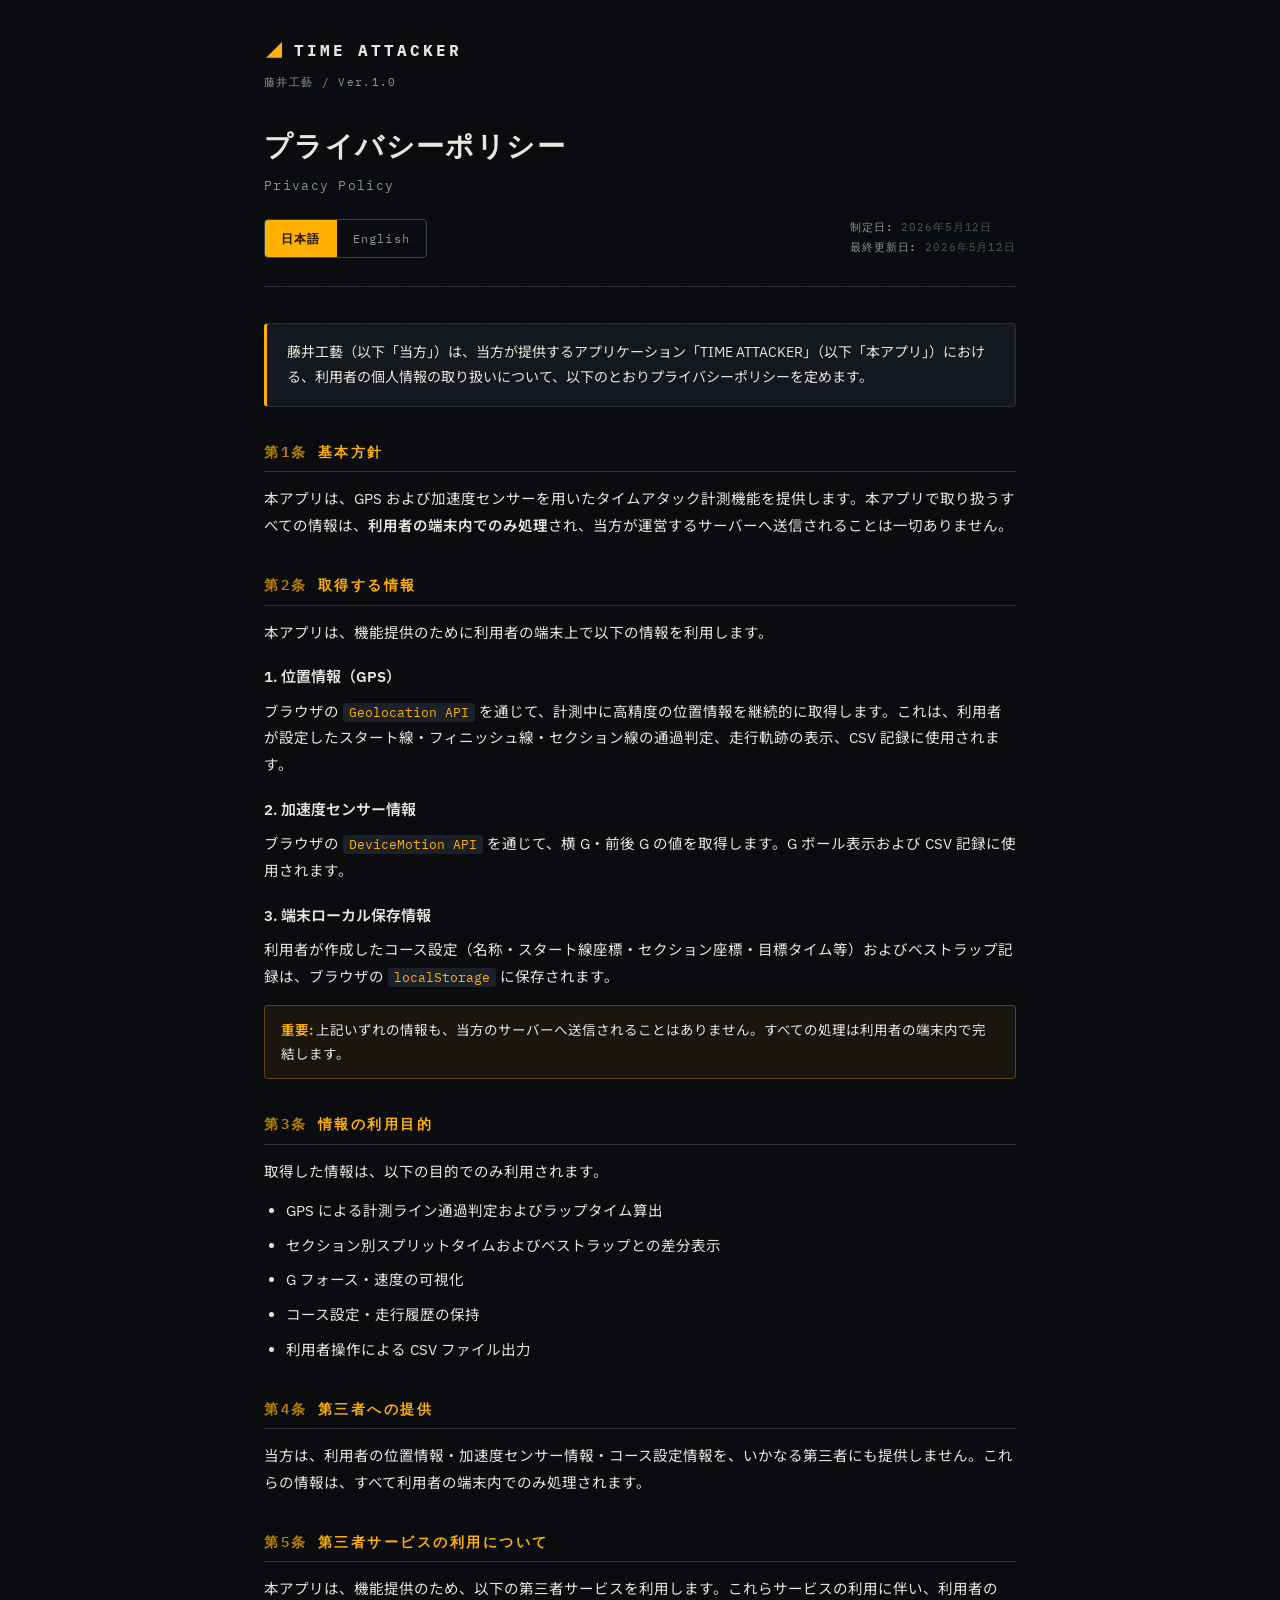
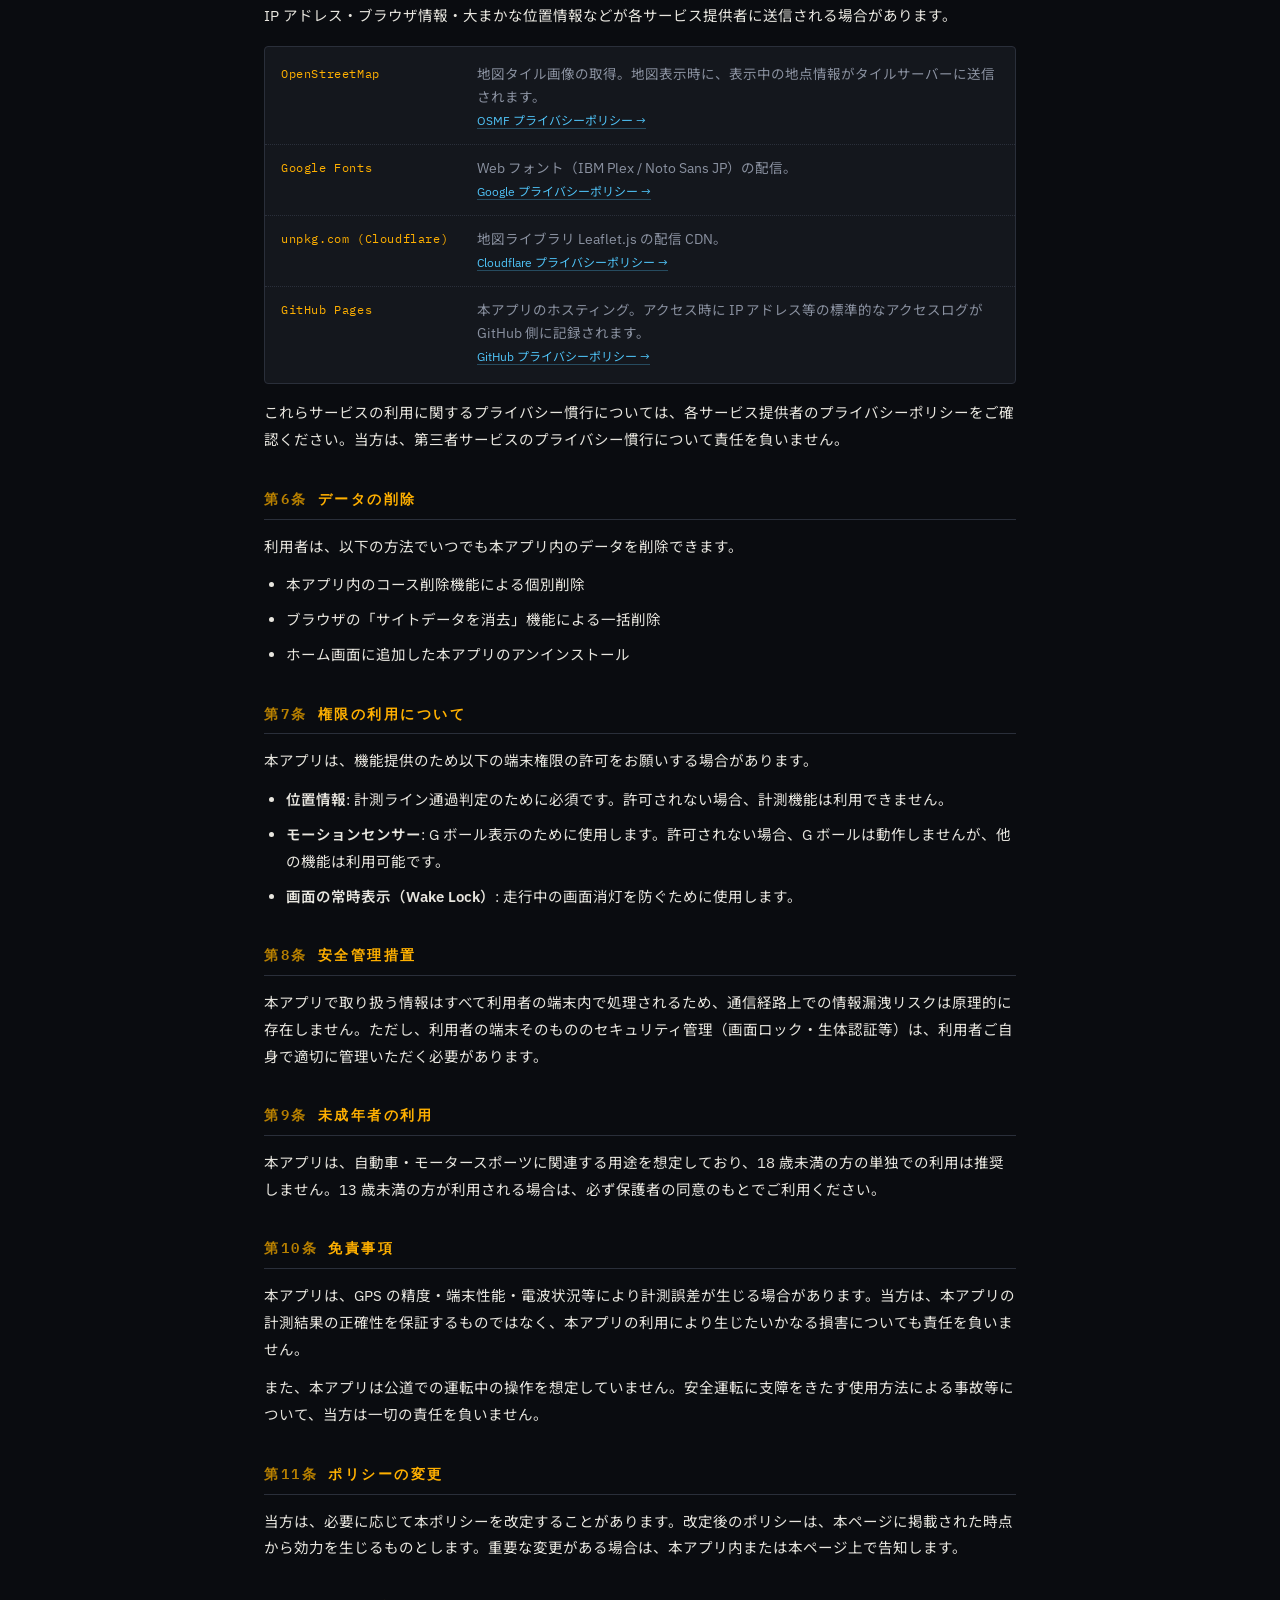
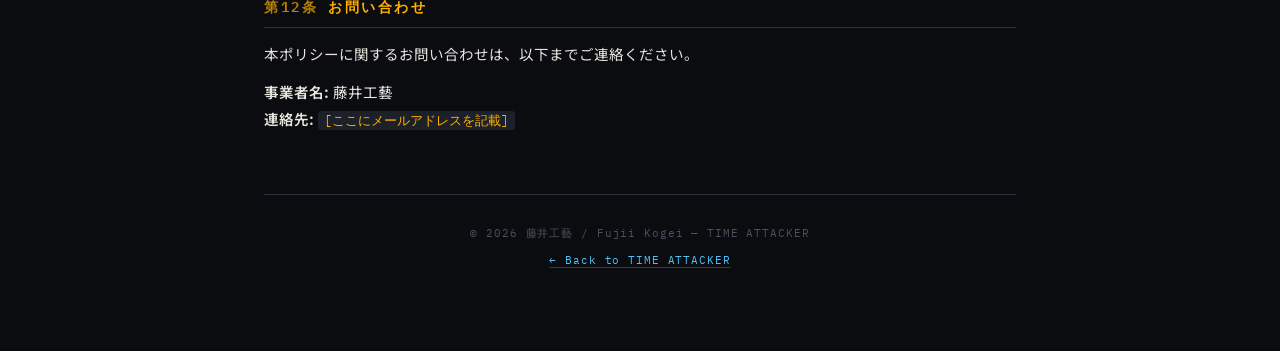
<file: privacy.html>
<!DOCTYPE html>
<html lang="ja">
<head>
  <meta charset="UTF-8" />
  <meta name="viewport" content="width=device-width, initial-scale=1.0" />
  <meta name="theme-color" content="#0a0c10" />
  <title>Privacy Policy / プライバシーポリシー — TIME ATTACKER</title>
  <meta name="description" content="TIME ATTACKER のプライバシーポリシー。位置情報・加速度センサーは端末内で処理され、開発元サーバには一切送信されません。" />

  <link rel="preconnect" href="https://fonts.googleapis.com" />
  <link rel="preconnect" href="https://fonts.gstatic.com" crossorigin />
  <link
    href="https://fonts.googleapis.com/css2?family=IBM+Plex+Mono:wght@300;400;500;600;700&family=IBM+Plex+Sans:wght@400;500;600;700&family=Noto+Sans+JP:wght@400;500;700&display=swap"
    rel="stylesheet"
  />

  <style>
    :root {
      --bg: #0a0c10;
      --bg-elev: #14171d;
      --bg-elev-2: #1c2028;
      --border: #2a2f3a;
      --border-strong: #3a4150;
      --fg: #e8e6df;
      --fg-dim: #8a91a0;
      --fg-faint: #4a5160;
      --accent: #ffb000;
      --accent-dim: #b88000;
      --link: #4fc3f7;
      --font-sans: 'IBM Plex Sans', 'Noto Sans JP', system-ui, sans-serif;
      --font-mono: 'IBM Plex Mono', ui-monospace, 'Courier New', monospace;
    }

    * { box-sizing: border-box; margin: 0; padding: 0; }

    html, body {
      background: var(--bg);
      color: var(--fg);
      font-family: var(--font-sans);
      font-size: 16px;
      line-height: 1.75;
      -webkit-font-smoothing: antialiased;
    }

    body::before {
      content: '';
      position: fixed;
      inset: 0;
      background-image:
        linear-gradient(rgba(255, 176, 0, 0.02) 1px, transparent 1px),
        linear-gradient(90deg, rgba(255, 176, 0, 0.02) 1px, transparent 1px);
      background-size: 40px 40px;
      pointer-events: none;
      z-index: 0;
    }

    .wrap {
      max-width: 800px;
      margin: 0 auto;
      padding: 32px 24px 80px;
      position: relative;
      z-index: 1;
    }

    /* ===== Header ===== */
    header.page-head {
      border-bottom: 1px solid var(--border);
      padding-bottom: 28px;
      margin-bottom: 36px;
    }

    .brand {
      display: flex;
      align-items: center;
      gap: 10px;
      font-family: var(--font-mono);
      margin-bottom: 6px;
    }
    .brand-mark { color: var(--accent); font-size: 20px; }
    .brand-name {
      font-weight: 700;
      letter-spacing: 0.18em;
      font-size: 16px;
    }
    .brand-meta {
      font-family: var(--font-mono);
      font-size: 11px;
      color: var(--fg-dim);
      letter-spacing: 0.12em;
      margin-bottom: 28px;
    }

    h1 {
      font-family: var(--font-mono);
      font-weight: 600;
      font-size: 28px;
      letter-spacing: 0.05em;
      color: var(--fg);
      margin-bottom: 6px;
    }
    .h1-sub {
      font-family: var(--font-mono);
      font-size: 13px;
      color: var(--fg-dim);
      letter-spacing: 0.1em;
      margin-bottom: 18px;
    }

    /* Language toggle */
    .lang-toggle {
      display: inline-flex;
      gap: 0;
      border: 1px solid var(--border-strong);
      border-radius: 4px;
      overflow: hidden;
      font-family: var(--font-mono);
      font-size: 12px;
      letter-spacing: 0.1em;
    }
    .lang-toggle button {
      background: transparent;
      border: none;
      color: var(--fg-dim);
      padding: 8px 16px;
      cursor: pointer;
      font: inherit;
      letter-spacing: inherit;
    }
    .lang-toggle button.active {
      background: var(--accent);
      color: #1a1300;
      font-weight: 600;
    }
    .lang-toggle button:not(.active):hover { color: var(--fg); background: var(--bg-elev); }

    .meta-row {
      display: flex;
      justify-content: space-between;
      align-items: flex-end;
      flex-wrap: wrap;
      gap: 16px;
      margin-top: 20px;
    }
    .meta-dates {
      font-family: var(--font-mono);
      font-size: 11px;
      color: var(--fg-faint);
      letter-spacing: 0.08em;
      line-height: 1.8;
    }
    .meta-dates strong { color: var(--fg-dim); font-weight: 500; }

    /* ===== Sections ===== */
    section.lang-block {
      display: none;
    }
    section.lang-block.active {
      display: block;
    }

    .preamble {
      background: var(--bg-elev);
      border: 1px solid var(--border);
      border-left: 3px solid var(--accent);
      border-radius: 4px;
      padding: 16px 20px;
      margin-bottom: 28px;
      font-size: 14px;
      line-height: 1.8;
      color: var(--fg);
    }

    h2 {
      font-family: var(--font-mono);
      font-weight: 600;
      font-size: 14px;
      letter-spacing: 0.18em;
      color: var(--accent);
      margin: 32px 0 14px;
      padding-bottom: 8px;
      border-bottom: 1px solid var(--border);
      text-transform: uppercase;
    }
    h2 .num {
      display: inline-block;
      color: var(--accent-dim);
      margin-right: 10px;
    }

    h3 {
      font-family: var(--font-sans);
      font-weight: 600;
      font-size: 15px;
      color: var(--fg);
      margin: 18px 0 8px;
    }

    p, li {
      font-size: 14.5px;
      line-height: 1.85;
      color: var(--fg);
      margin-bottom: 12px;
    }

    ul, ol {
      padding-left: 22px;
      margin-bottom: 14px;
    }
    ul li, ol li {
      margin-bottom: 8px;
    }

    a {
      color: var(--link);
      text-decoration: none;
      border-bottom: 1px solid rgba(79, 195, 247, 0.3);
      transition: border-color 0.15s;
    }
    a:hover { border-bottom-color: var(--link); }

    code {
      font-family: var(--font-mono);
      background: var(--bg-elev-2);
      color: var(--accent);
      padding: 1px 6px;
      border-radius: 3px;
      font-size: 0.9em;
    }

    strong { color: var(--fg); font-weight: 600; }

    /* Highlighted callout */
    .callout {
      background: rgba(255, 176, 0, 0.06);
      border: 1px solid rgba(255, 176, 0, 0.3);
      border-radius: 4px;
      padding: 12px 16px;
      margin: 14px 0;
      font-size: 13.5px;
      line-height: 1.8;
    }
    .callout strong { color: var(--accent); }

    /* Third-party service table */
    .svc-list {
      background: var(--bg-elev);
      border: 1px solid var(--border);
      border-radius: 4px;
      padding: 4px 0;
      margin: 16px 0;
    }
    .svc-item {
      display: grid;
      grid-template-columns: 180px 1fr;
      gap: 16px;
      padding: 12px 16px;
      border-bottom: 1px dotted var(--border);
      font-size: 13.5px;
    }
    .svc-item:last-child { border-bottom: none; }
    .svc-name {
      font-family: var(--font-mono);
      color: var(--accent);
      font-size: 12px;
      letter-spacing: 0.05em;
    }
    .svc-desc { color: var(--fg-dim); line-height: 1.7; }
    .svc-desc a { font-size: 12px; }
    @media (max-width: 560px) {
      .svc-item { grid-template-columns: 1fr; gap: 4px; padding: 14px 16px; }
    }

    /* ===== Footer ===== */
    footer.page-foot {
      margin-top: 60px;
      padding-top: 28px;
      border-top: 1px solid var(--border);
      font-family: var(--font-mono);
      font-size: 11px;
      color: var(--fg-faint);
      letter-spacing: 0.08em;
      line-height: 1.9;
      text-align: center;
    }
    footer.page-foot a { font-size: 11px; }

    /* Mobile tweaks */
    @media (max-width: 560px) {
      .wrap { padding: 24px 18px 60px; }
      h1 { font-size: 22px; }
      h2 { font-size: 12px; letter-spacing: 0.15em; }
      .meta-row { flex-direction: column; align-items: flex-start; }
    }
  </style>
</head>
<body>

  <div class="wrap">

    <header class="page-head">
      <div class="brand">
        <span class="brand-mark">◢</span>
        <span class="brand-name">TIME ATTACKER</span>
      </div>
      <div class="brand-meta">藤井工藝 / Ver.1.0</div>

      <h1 data-jp="プライバシーポリシー" data-en="Privacy Policy">プライバシーポリシー</h1>
      <div class="h1-sub" data-jp="Privacy Policy" data-en="プライバシーポリシー">Privacy Policy</div>

      <div class="meta-row">
        <div class="lang-toggle" role="tablist" aria-label="Language">
          <button id="btn-ja" class="active" data-lang="ja" role="tab" aria-selected="true">日本語</button>
          <button id="btn-en" data-lang="en" role="tab" aria-selected="false">English</button>
        </div>
        <div class="meta-dates">
          <div data-jp="<strong>制定日:</strong> 2026年5月12日" data-en="<strong>Effective:</strong> May 12, 2026">
            <strong>制定日:</strong> 2026年5月12日
          </div>
          <div data-jp="<strong>最終更新日:</strong> 2026年5月12日" data-en="<strong>Last updated:</strong> May 12, 2026">
            <strong>最終更新日:</strong> 2026年5月12日
          </div>
        </div>
      </div>
    </header>

    <!-- ============================================================
         JAPANESE
         ============================================================ -->
    <section class="lang-block ja active">

      <div class="preamble">
        藤井工藝（以下「当方」）は、当方が提供するアプリケーション「TIME ATTACKER」（以下「本アプリ」）における、利用者の個人情報の取り扱いについて、以下のとおりプライバシーポリシーを定めます。
      </div>

      <h2><span class="num">第1条</span>基本方針</h2>
      <p>
        本アプリは、GPS および加速度センサーを用いたタイムアタック計測機能を提供します。本アプリで取り扱うすべての情報は、<strong>利用者の端末内でのみ処理</strong>され、当方が運営するサーバーへ送信されることは一切ありません。
      </p>

      <h2><span class="num">第2条</span>取得する情報</h2>
      <p>本アプリは、機能提供のために利用者の端末上で以下の情報を利用します。</p>

      <h3>1. 位置情報（GPS）</h3>
      <p>
        ブラウザの <code>Geolocation API</code> を通じて、計測中に高精度の位置情報を継続的に取得します。これは、利用者が設定したスタート線・フィニッシュ線・セクション線の通過判定、走行軌跡の表示、CSV 記録に使用されます。
      </p>

      <h3>2. 加速度センサー情報</h3>
      <p>
        ブラウザの <code>DeviceMotion API</code> を通じて、横 G・前後 G の値を取得します。G ボール表示および CSV 記録に使用されます。
      </p>

      <h3>3. 端末ローカル保存情報</h3>
      <p>
        利用者が作成したコース設定（名称・スタート線座標・セクション座標・目標タイム等）およびベストラップ記録は、ブラウザの <code>localStorage</code> に保存されます。
      </p>

      <div class="callout">
        <strong>重要:</strong> 上記いずれの情報も、当方のサーバーへ送信されることはありません。すべての処理は利用者の端末内で完結します。
      </div>

      <h2><span class="num">第3条</span>情報の利用目的</h2>
      <p>取得した情報は、以下の目的でのみ利用されます。</p>
      <ul>
        <li>GPS による計測ライン通過判定およびラップタイム算出</li>
        <li>セクション別スプリットタイムおよびベストラップとの差分表示</li>
        <li>G フォース・速度の可視化</li>
        <li>コース設定・走行履歴の保持</li>
        <li>利用者操作による CSV ファイル出力</li>
      </ul>

      <h2><span class="num">第4条</span>第三者への提供</h2>
      <p>
        当方は、利用者の位置情報・加速度センサー情報・コース設定情報を、いかなる第三者にも提供しません。これらの情報は、すべて利用者の端末内でのみ処理されます。
      </p>

      <h2><span class="num">第5条</span>第三者サービスの利用について</h2>
      <p>
        本アプリは、機能提供のため、以下の第三者サービスを利用します。これらサービスの利用に伴い、利用者の IP アドレス・ブラウザ情報・大まかな位置情報などが各サービス提供者に送信される場合があります。
      </p>

      <div class="svc-list">
        <div class="svc-item">
          <div class="svc-name">OpenStreetMap</div>
          <div class="svc-desc">
            地図タイル画像の取得。地図表示時に、表示中の地点情報がタイルサーバーに送信されます。<br>
            <a href="https://wiki.osmfoundation.org/wiki/Privacy_Policy" target="_blank" rel="noopener">OSMF プライバシーポリシー →</a>
          </div>
        </div>
        <div class="svc-item">
          <div class="svc-name">Google Fonts</div>
          <div class="svc-desc">
            Web フォント（IBM Plex / Noto Sans JP）の配信。<br>
            <a href="https://policies.google.com/privacy" target="_blank" rel="noopener">Google プライバシーポリシー →</a>
          </div>
        </div>
        <div class="svc-item">
          <div class="svc-name">unpkg.com (Cloudflare)</div>
          <div class="svc-desc">
            地図ライブラリ Leaflet.js の配信 CDN。<br>
            <a href="https://www.cloudflare.com/privacypolicy/" target="_blank" rel="noopener">Cloudflare プライバシーポリシー →</a>
          </div>
        </div>
        <div class="svc-item">
          <div class="svc-name">GitHub Pages</div>
          <div class="svc-desc">
            本アプリのホスティング。アクセス時に IP アドレス等の標準的なアクセスログが GitHub 側に記録されます。<br>
            <a href="https://docs.github.com/ja/site-policy/privacy-policies/github-general-privacy-statement" target="_blank" rel="noopener">GitHub プライバシーポリシー →</a>
          </div>
        </div>
      </div>

      <p>
        これらサービスの利用に関するプライバシー慣行については、各サービス提供者のプライバシーポリシーをご確認ください。当方は、第三者サービスのプライバシー慣行について責任を負いません。
      </p>

      <h2><span class="num">第6条</span>データの削除</h2>
      <p>利用者は、以下の方法でいつでも本アプリ内のデータを削除できます。</p>
      <ul>
        <li>本アプリ内のコース削除機能による個別削除</li>
        <li>ブラウザの「サイトデータを消去」機能による一括削除</li>
        <li>ホーム画面に追加した本アプリのアンインストール</li>
      </ul>

      <h2><span class="num">第7条</span>権限の利用について</h2>
      <p>本アプリは、機能提供のため以下の端末権限の許可をお願いする場合があります。</p>
      <ul>
        <li><strong>位置情報</strong>: 計測ライン通過判定のために必須です。許可されない場合、計測機能は利用できません。</li>
        <li><strong>モーションセンサー</strong>: G ボール表示のために使用します。許可されない場合、G ボールは動作しませんが、他の機能は利用可能です。</li>
        <li><strong>画面の常時表示（Wake Lock）</strong>: 走行中の画面消灯を防ぐために使用します。</li>
      </ul>

      <h2><span class="num">第8条</span>安全管理措置</h2>
      <p>
        本アプリで取り扱う情報はすべて利用者の端末内で処理されるため、通信経路上での情報漏洩リスクは原理的に存在しません。ただし、利用者の端末そのもののセキュリティ管理（画面ロック・生体認証等）は、利用者ご自身で適切に管理いただく必要があります。
      </p>

      <h2><span class="num">第9条</span>未成年者の利用</h2>
      <p>
        本アプリは、自動車・モータースポーツに関連する用途を想定しており、18 歳未満の方の単独での利用は推奨しません。13 歳未満の方が利用される場合は、必ず保護者の同意のもとでご利用ください。
      </p>

      <h2><span class="num">第10条</span>免責事項</h2>
      <p>
        本アプリは、GPS の精度・端末性能・電波状況等により計測誤差が生じる場合があります。当方は、本アプリの計測結果の正確性を保証するものではなく、本アプリの利用により生じたいかなる損害についても責任を負いません。
      </p>
      <p>
        また、本アプリは公道での運転中の操作を想定していません。安全運転に支障をきたす使用方法による事故等について、当方は一切の責任を負いません。
      </p>

      <h2><span class="num">第11条</span>ポリシーの変更</h2>
      <p>
        当方は、必要に応じて本ポリシーを改定することがあります。改定後のポリシーは、本ページに掲載された時点から効力を生じるものとします。重要な変更がある場合は、本アプリ内または本ページ上で告知します。
      </p>

      <h2><span class="num">第12条</span>お問い合わせ</h2>
      <p>本ポリシーに関するお問い合わせは、以下までご連絡ください。</p>
      <p>
        <strong>事業者名:</strong> 藤井工藝<br>
        <strong>連絡先:</strong> <code>[ここにメールアドレスを記載]</code>
      </p>

    </section>

    <!-- ============================================================
         ENGLISH
         ============================================================ -->
    <section class="lang-block en">

      <div class="preamble">
        Fujii Kogei ("we", "us") establishes the following Privacy Policy regarding the handling of user information in our application "TIME ATTACKER" (the "App").
      </div>

      <h2><span class="num">1.</span>Basic Policy</h2>
      <p>
        The App provides time-attack measurement using GPS and accelerometer sensors. All information handled by the App is <strong>processed exclusively on the user's device</strong> and is never transmitted to any server operated by us.
      </p>

      <h2><span class="num">2.</span>Information Collected</h2>
      <p>The App uses the following information on the user's device to provide its functionality.</p>

      <h3>1. Location Information (GPS)</h3>
      <p>
        The App continuously obtains high-accuracy location data through the browser's <code>Geolocation API</code> during measurement. This is used to detect crossings of user-defined start, finish, and section lines, display the driving trace, and produce CSV recordings.
      </p>

      <h3>2. Motion Sensor Data</h3>
      <p>
        The App obtains lateral and longitudinal G-force values through the browser's <code>DeviceMotion API</code>. This is used for the G-ball display and CSV recording.
      </p>

      <h3>3. Locally Stored Information</h3>
      <p>
        Course configurations (name, start/section coordinates, target times, etc.) and best lap records created by the user are stored in the browser's <code>localStorage</code>.
      </p>

      <div class="callout">
        <strong>Important:</strong> None of the above information is ever transmitted to our servers. All processing is completed on the user's device.
      </div>

      <h2><span class="num">3.</span>Purpose of Use</h2>
      <p>The collected information is used solely for the following purposes.</p>
      <ul>
        <li>GPS-based line-crossing detection and lap-time calculation</li>
        <li>Display of section split times and deltas against best laps</li>
        <li>Visualization of G-force and speed</li>
        <li>Persistence of course settings and lap history</li>
        <li>CSV file export upon user request</li>
      </ul>

      <h2><span class="num">4.</span>Disclosure to Third Parties</h2>
      <p>
        We do not provide users' location data, motion sensor data, or course settings to any third party. All such information is processed exclusively on the user's device.
      </p>

      <h2><span class="num">5.</span>Third-Party Services</h2>
      <p>
        The App uses the following third-party services to provide its functionality. When these services are used, the user's IP address, browser information, and approximate location may be transmitted to each service provider.
      </p>

      <div class="svc-list">
        <div class="svc-item">
          <div class="svc-name">OpenStreetMap</div>
          <div class="svc-desc">
            Map tile imagery. Information about the displayed area is sent to the tile server when maps are rendered.<br>
            <a href="https://wiki.osmfoundation.org/wiki/Privacy_Policy" target="_blank" rel="noopener">OSMF Privacy Policy →</a>
          </div>
        </div>
        <div class="svc-item">
          <div class="svc-name">Google Fonts</div>
          <div class="svc-desc">
            Web font delivery (IBM Plex / Noto Sans JP).<br>
            <a href="https://policies.google.com/privacy" target="_blank" rel="noopener">Google Privacy Policy →</a>
          </div>
        </div>
        <div class="svc-item">
          <div class="svc-name">unpkg.com (Cloudflare)</div>
          <div class="svc-desc">
            CDN delivery of the Leaflet.js mapping library.<br>
            <a href="https://www.cloudflare.com/privacypolicy/" target="_blank" rel="noopener">Cloudflare Privacy Policy →</a>
          </div>
        </div>
        <div class="svc-item">
          <div class="svc-name">GitHub Pages</div>
          <div class="svc-desc">
            Hosting of the App. Standard access logs (including IP address) are recorded by GitHub.<br>
            <a href="https://docs.github.com/en/site-policy/privacy-policies/github-general-privacy-statement" target="_blank" rel="noopener">GitHub Privacy Statement →</a>
          </div>
        </div>
      </div>

      <p>
        Please refer to each provider's privacy policy for details on their privacy practices. We are not responsible for the privacy practices of third-party services.
      </p>

      <h2><span class="num">6.</span>Data Deletion</h2>
      <p>Users may delete data within the App at any time using the following methods.</p>
      <ul>
        <li>Individual deletion via the in-App course delete function</li>
        <li>Bulk deletion via the browser's "Clear site data" function</li>
        <li>Uninstallation of the App from the device's home screen</li>
      </ul>

      <h2><span class="num">7.</span>Device Permissions</h2>
      <p>The App may request the following device permissions to provide its functionality.</p>
      <ul>
        <li><strong>Location</strong>: Required for line-crossing detection. Without permission, the measurement function cannot be used.</li>
        <li><strong>Motion Sensors</strong>: Used for G-ball display. Without permission, the G-ball will not operate, but other functions remain available.</li>
        <li><strong>Screen Wake Lock</strong>: Used to prevent the screen from sleeping during measurement.</li>
      </ul>

      <h2><span class="num">8.</span>Security Measures</h2>
      <p>
        Since all information handled by the App is processed on the user's device, there is no inherent risk of information leakage over communication channels. However, security management of the device itself (screen lock, biometric authentication, etc.) is the user's responsibility.
      </p>

      <h2><span class="num">9.</span>Use by Minors</h2>
      <p>
        The App is designed for automotive and motorsport-related use. We do not recommend independent use by individuals under 18 years of age. Users under 13 must obtain parental consent before use.
      </p>

      <h2><span class="num">10.</span>Disclaimer</h2>
      <p>
        Measurement errors may occur due to GPS accuracy, device performance, signal conditions, etc. We do not guarantee the accuracy of measurement results and assume no responsibility for any damages arising from use of the App.
      </p>
      <p>
        The App is not intended for operation while driving on public roads. We assume no responsibility whatsoever for accidents caused by usage that compromises safe driving.
      </p>

      <h2><span class="num">11.</span>Policy Changes</h2>
      <p>
        We may revise this policy as needed. The revised policy takes effect from the time it is posted on this page. We will announce significant changes within the App or on this page.
      </p>

      <h2><span class="num">12.</span>Contact</h2>
      <p>For inquiries regarding this policy, please contact us at:</p>
      <p>
        <strong>Business Name:</strong> Fujii Kogei (藤井工藝)<br>
        <strong>Contact:</strong> <code>[Please fill in email address]</code>
      </p>

    </section>

    <footer class="page-foot">
      <div>© 2026 藤井工藝 / Fujii Kogei — TIME ATTACKER</div>
      <div style="margin-top:6px"><a href="./">← Back to TIME ATTACKER</a></div>
    </footer>

  </div>

  <script>
    // Language toggle
    const blocksJa = document.querySelector('section.lang-block.ja');
    const blocksEn = document.querySelector('section.lang-block.en');
    const btnJa = document.getElementById('btn-ja');
    const btnEn = document.getElementById('btn-en');
    const h1 = document.querySelector('h1');
    const h1Sub = document.querySelector('.h1-sub');
    const dateDivs = document.querySelectorAll('.meta-dates > div');

    function setLang(l) {
      if (l === 'ja') {
        blocksJa.classList.add('active');
        blocksEn.classList.remove('active');
        btnJa.classList.add('active'); btnJa.setAttribute('aria-selected','true');
        btnEn.classList.remove('active'); btnEn.setAttribute('aria-selected','false');
        document.documentElement.lang = 'ja';
      } else {
        blocksEn.classList.add('active');
        blocksJa.classList.remove('active');
        btnEn.classList.add('active'); btnEn.setAttribute('aria-selected','true');
        btnJa.classList.remove('active'); btnJa.setAttribute('aria-selected','false');
        document.documentElement.lang = 'en';
      }
      // Swap header/meta text via data attrs
      h1.textContent      = h1.dataset[l];
      h1Sub.textContent   = h1Sub.dataset[l];
      dateDivs.forEach(d => d.innerHTML = d.dataset[l]);
      try { localStorage.setItem('privacy.lang', l); } catch(_) {}
    }

    btnJa.addEventListener('click', () => setLang('ja'));
    btnEn.addEventListener('click', () => setLang('en'));

    // Restore prior choice
    try {
      const saved = localStorage.getItem('privacy.lang');
      if (saved === 'en') setLang('en');
    } catch(_) {}
  </script>

</body>
</html>
</file>
